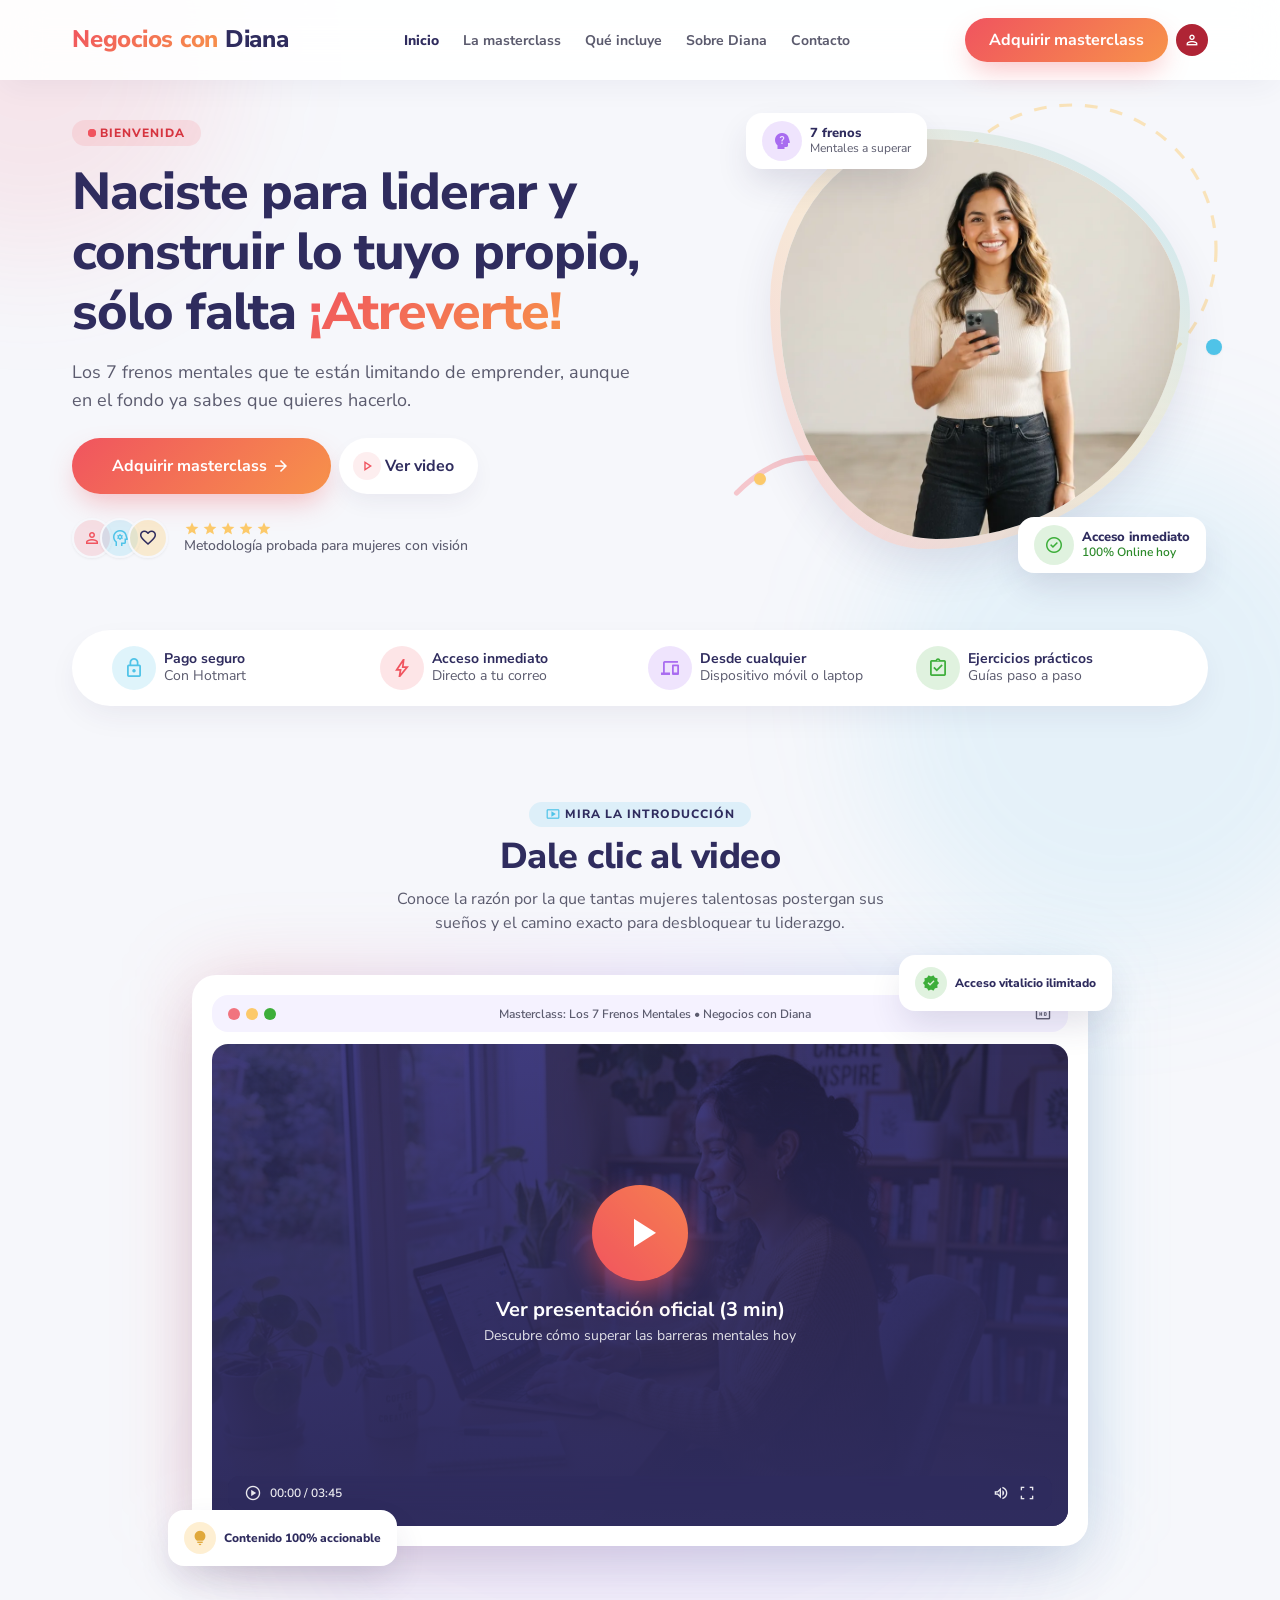
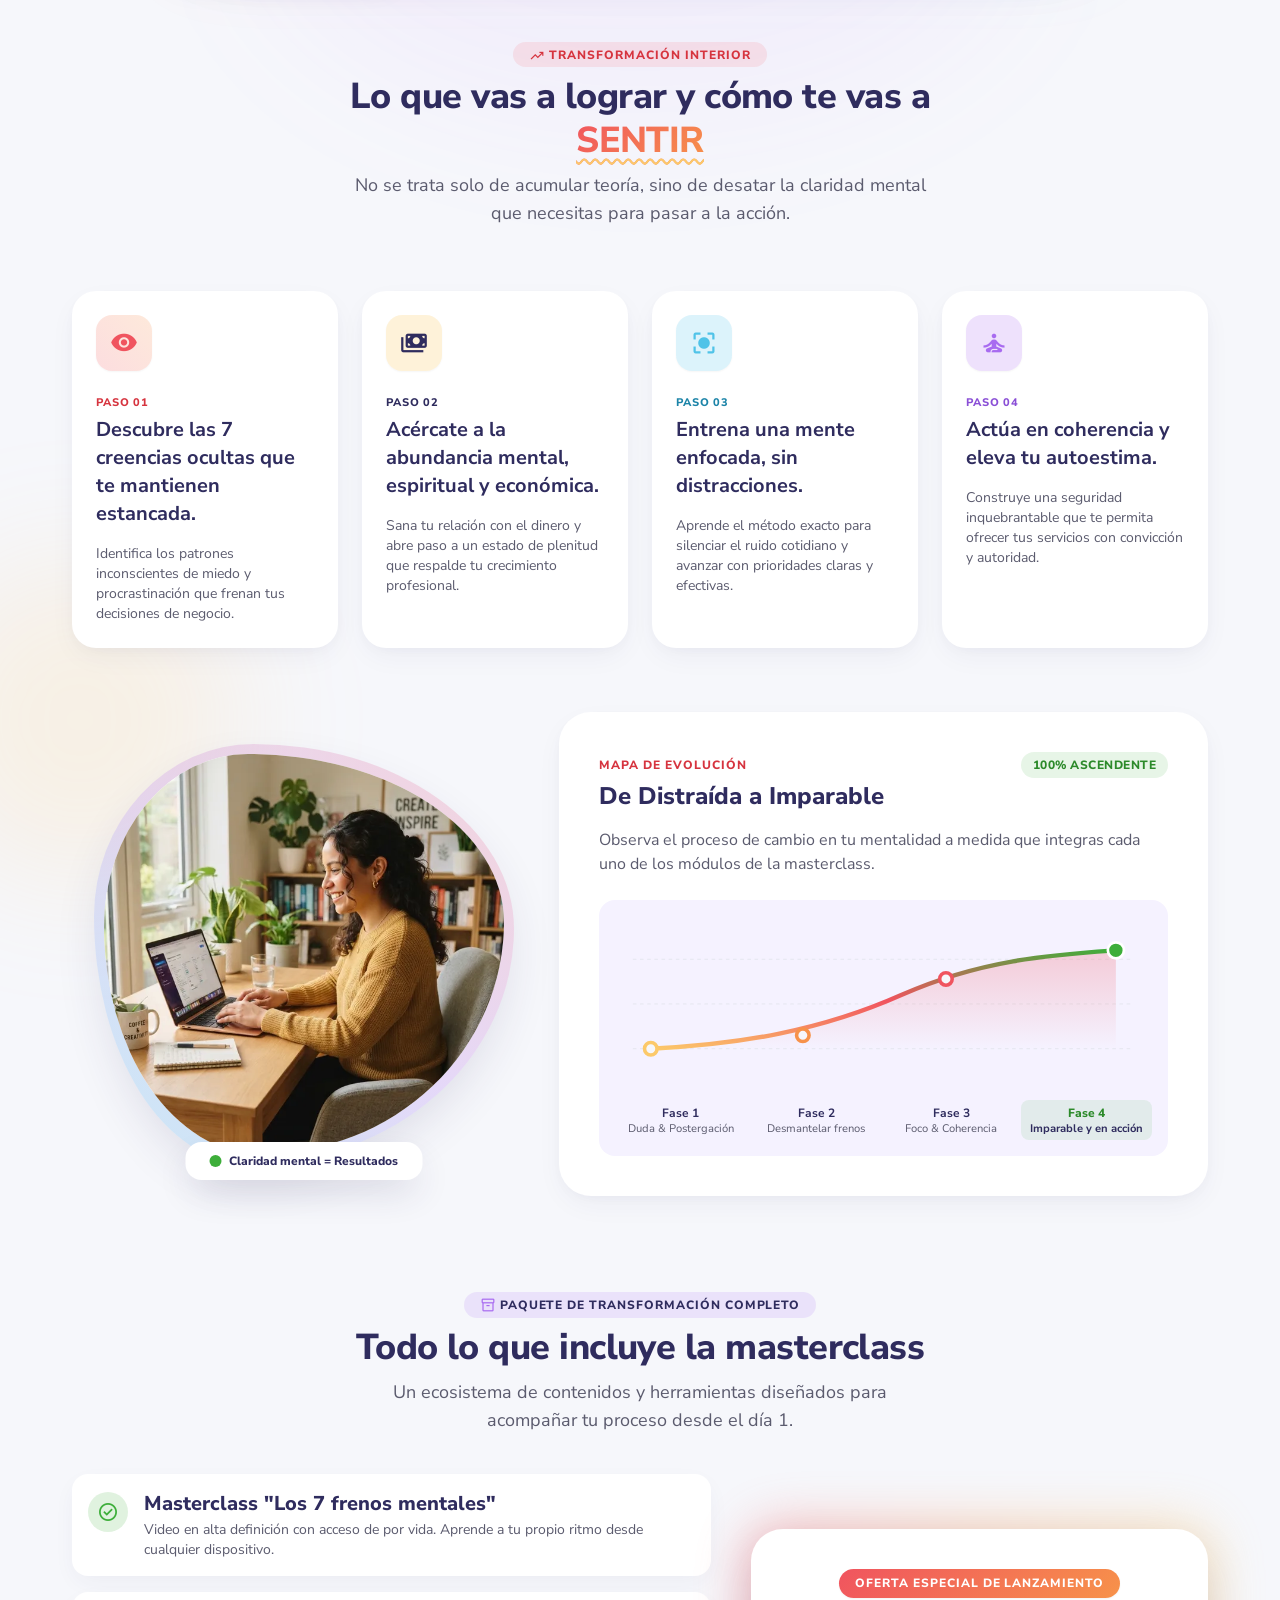
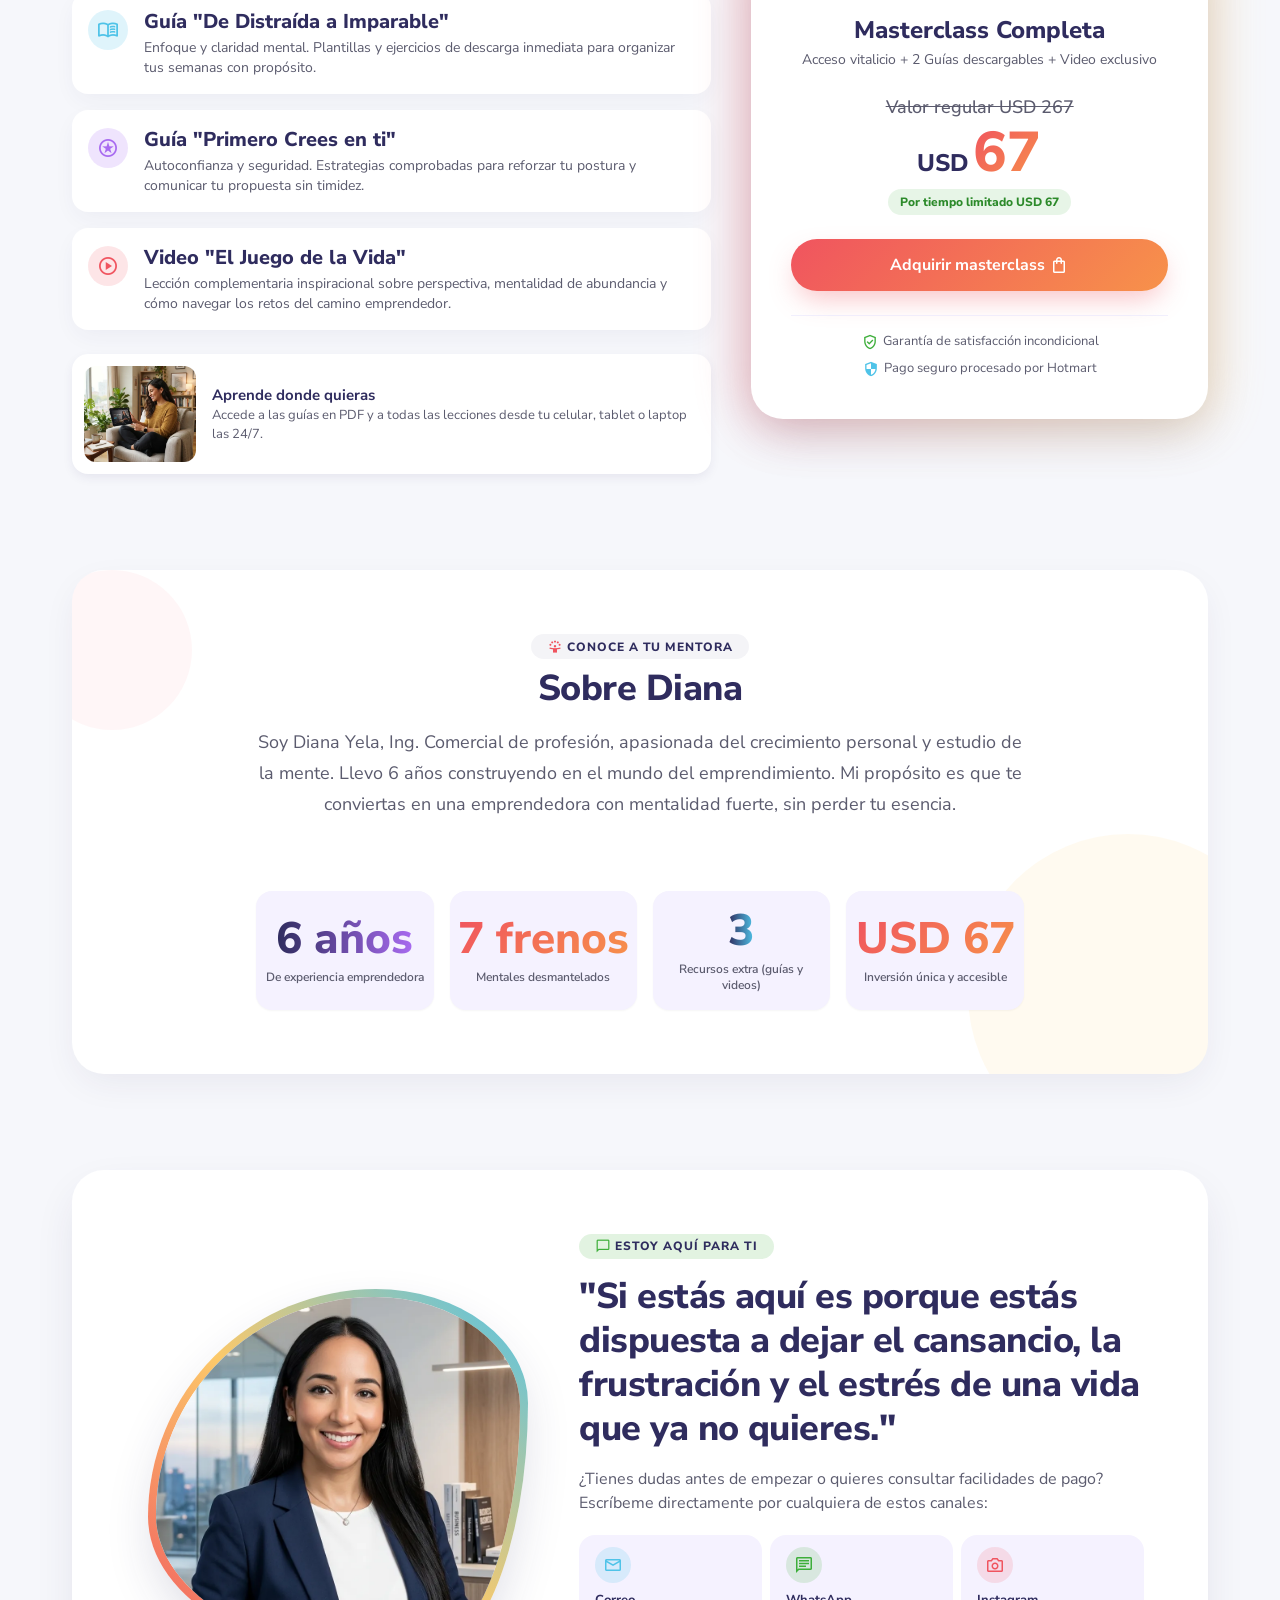
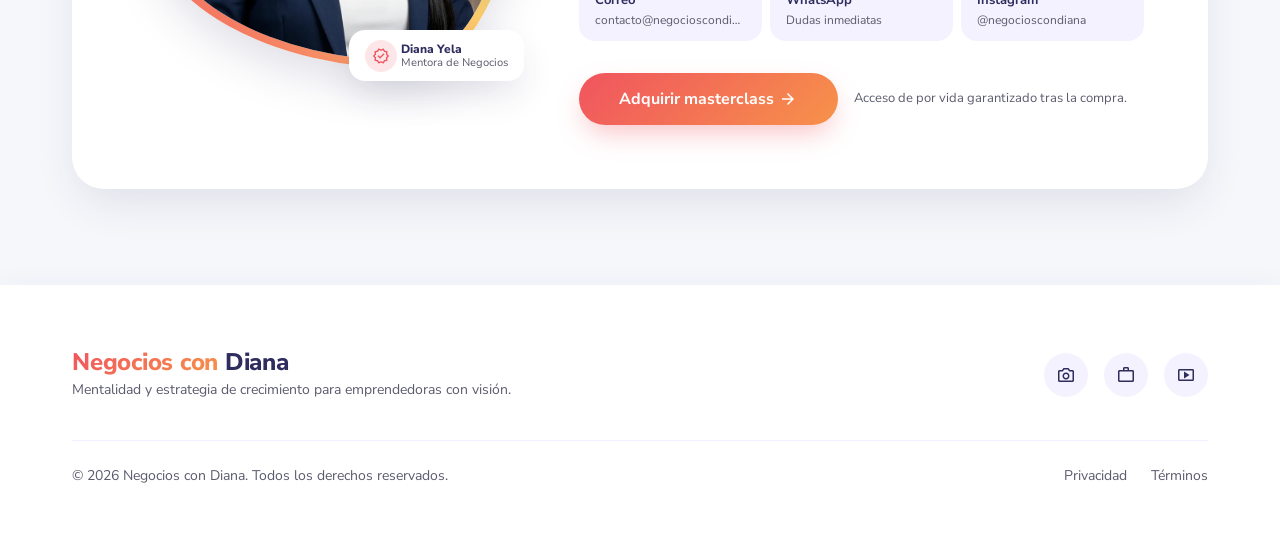
<file: 05-web/sitio/index.html>
<!doctype html>
<html lang="es">
<head>
  <meta charset="utf-8">
  <meta name="viewport" content="width=device-width, initial-scale=1">
  <meta name="robots" content="noindex, nofollow">
  <title>Negocios con Diana | Masterclass Los 7 frenos mentales</title>
  <meta name="description" content="Masterclass Los 7 frenos mentales: los frenos que te están limitando de emprender, con Diana Yela, mentora de mentalidad para mujeres emprendedoras.">
  <meta name="theme-color" content="#F6F7FB">
  <meta name="color-scheme" content="light">
  <link rel="preconnect" href="https://fonts.googleapis.com">
  <link rel="preconnect" href="https://fonts.gstatic.com" crossorigin>
  <link rel="stylesheet" href="https://fonts.googleapis.com/css2?family=Nunito+Sans:opsz,wght@6..12,400;6..12,500;6..12,600;6..12,700;6..12,800&display=swap">
  <link rel="stylesheet" href="https://fonts.googleapis.com/css2?family=Material+Symbols+Outlined:opsz,wght,FILL,GRAD@20..48,400,0..1,0&display=block">
  <link rel="stylesheet" href="css/estilos.css">
  <script>document.documentElement.classList.add('js');</script>
</head>
<body>
  <a class="saltar" href="#contenido">Saltar al contenido</a>

  <!-- CABECERA FIJA -->
  <header class="cabecera" id="cabecera">
    <div class="cabecera__inner contenedor">
      <a class="logo" href="#inicio" aria-label="Negocios con Diana, ir al inicio">
        <span class="texto-degradado">Negocios con</span> <span class="logo__navy">Diana</span>
      </a>

      <nav class="nav" id="menu" aria-label="Principal">
        <a class="nav__link is-activo" href="#inicio" aria-current="page">Inicio</a>
        <a class="nav__link" href="#masterclass">La masterclass</a>
        <a class="nav__link" href="#incluye">Qué incluye</a>
        <a class="nav__link" href="#sobre-diana">Sobre Diana</a>
        <a class="nav__link" href="#contacto">Contacto</a>
      </nav>

      <div class="cabecera__acciones">
        <a class="btn btn--primario btn--chico" href="https://pay.hotmart.com/I105509477M" target="_blank" rel="noopener">Adquirir masterclass</a>
        <span class="avatar" aria-hidden="true"><span class="icono">person</span></span>
        <button class="hamburguesa" id="hamburguesa" type="button" aria-label="Abrir menú" aria-expanded="false" aria-controls="menu">
          <span></span><span></span><span></span>
        </button>
      </div>
    </div>
  </header>

  <main id="contenido">
    <div class="ambiente" aria-hidden="true">
      <span class="ambiente__blob ambiente__blob--1"></span>
      <span class="ambiente__blob ambiente__blob--2"></span>
      <span class="ambiente__blob ambiente__blob--3"></span>
      <span class="ambiente__blob ambiente__blob--4"></span>
    </div>

    <!-- HERO -->
    <section class="hero contenedor" id="inicio">
      <div class="hero__grid">
        <div class="hero__texto aparecer">
          <span class="pill pill--coral">
            <span class="pill__punto" aria-hidden="true"></span>
            BIENVENIDA
          </span>
          <h1 class="hero__titulo">
            Naciste para liderar y construir lo tuyo propio, sólo falta <span class="texto-degradado">¡Atreverte!</span>
          </h1>
          <p class="hero__sub">
            Los 7 frenos mentales que te están limitando de emprender, aunque en el fondo ya sabes que quieres hacerlo.
          </p>
          <div class="hero__ctas">
            <a class="btn btn--primario btn--grande" href="https://pay.hotmart.com/I105509477M" target="_blank" rel="noopener">
              <span>Adquirir masterclass</span>
              <span class="icono icono--flecha" aria-hidden="true">arrow_forward</span>
            </a>
            <a class="btn btn--blanco" href="#video-seccion">
              <span class="btn__play" aria-hidden="true"><span class="icono">play_arrow</span></span>
              <span>Ver video</span>
            </a>
          </div>
          <div class="prueba">
            <div class="prueba__avatares" aria-hidden="true">
              <span class="circulo circulo--coral"><span class="icono">person</span></span>
              <span class="circulo circulo--cyan"><span class="icono">psychology</span></span>
              <span class="circulo circulo--amarillo"><span class="icono">favorite</span></span>
            </div>
            <div class="prueba__texto">
              <span class="estrellas" role="img" aria-label="5 de 5 estrellas">
                <span class="icono relleno">star</span><span class="icono relleno">star</span><span class="icono relleno">star</span><span class="icono relleno">star</span><span class="icono relleno">star</span>
              </span>
              <span>Metodología probada para mujeres con visión</span>
            </div>
          </div>
        </div>

        <div class="hero__visual aparecer aparecer--d1">
          <svg class="deco deco--anillo" viewBox="0 0 200 200" fill="none" aria-hidden="true">
            <circle cx="100" cy="100" r="90" stroke="currentColor" stroke-dasharray="8 8" stroke-width="2"/>
          </svg>
          <svg class="deco deco--onda" viewBox="0 0 100 100" fill="none" aria-hidden="true">
            <path d="M10 50 Q 50 10 90 50 T 170 50" stroke="currentColor" stroke-linecap="round" stroke-width="3"/>
          </svg>
          <div class="blob-foto">
            <div class="blob-foto__marco blob-foto__marco--calido">
              <div class="blob-foto__recorte">
                <picture>
                  <source srcset="img/hero-emprendedora.webp" type="image/webp">
                  <img src="img/hero-emprendedora.jpg" width="900" height="900" class="foto-hero" alt="Emprendedora latina sonriente con su celular en la mano, lista para dar el paso">
                </picture>
              </div>
            </div>
            <div class="flotante flotante--arriba-izq">
              <span class="circulo circulo--lila"><span class="icono relleno">psychology_alt</span></span>
              <span class="flotante__texto">
                <strong>7 frenos</strong>
                <small>Mentales a superar</small>
              </span>
            </div>
            <div class="flotante flotante--abajo-der">
              <span class="circulo circulo--verde"><span class="icono">check_circle</span></span>
              <span class="flotante__texto">
                <strong>Acceso inmediato</strong>
                <small class="verde">100% Online hoy</small>
              </span>
            </div>
            <span class="punto punto--cyan" aria-hidden="true"></span>
            <span class="punto punto--amarillo" aria-hidden="true"></span>
          </div>
        </div>
      </div>
    </section>

    <!-- FRANJA DE CONFIANZA -->
    <section class="contenedor seccion confianza" aria-label="Garantías de la masterclass">
      <ul class="confianza__barra aparecer">
        <li class="confianza__item">
          <span class="circulo circulo--cyan circulo--44"><span class="icono">lock</span></span>
          <span><strong>Pago seguro</strong><small>Con Hotmart</small></span>
        </li>
        <li class="confianza__item">
          <span class="circulo circulo--coral circulo--44"><span class="icono">bolt</span></span>
          <span><strong>Acceso inmediato</strong><small>Directo a tu correo</small></span>
        </li>
        <li class="confianza__item">
          <span class="circulo circulo--lila circulo--44"><span class="icono">devices</span></span>
          <span><strong>Desde cualquier</strong><small>Dispositivo móvil o laptop</small></span>
        </li>
        <li class="confianza__item">
          <span class="circulo circulo--verde circulo--44"><span class="icono">assignment_turned_in</span></span>
          <span><strong>Ejercicios prácticos</strong><small>Guías paso a paso</small></span>
        </li>
      </ul>
    </section>

    <!-- VIDEO -->
    <section class="contenedor seccion" id="video-seccion">
      <div id="masterclass" class="ancla" aria-hidden="true"></div>
      <header class="encabezado aparecer">
        <span class="pill pill--cyan"><span class="icono">smart_display</span>MIRA LA INTRODUCCIÓN</span>
        <h2 class="titulo-seccion">Dale clic al video</h2>
        <p class="encabezado__texto encabezado__texto--md">
          Conoce la razón por la que tantas mujeres talentosas postergan sus sueños y el camino exacto para desbloquear tu liderazgo.
        </p>
      </header>

      <div class="video aparecer">
        <div class="video__brillo" aria-hidden="true"></div>
        <div class="video__marco">
          <div class="video__barra">
            <span class="video__luces" aria-hidden="true"><span></span><span></span><span></span></span>
            <span class="video__titulo">Masterclass: Los 7 Frenos Mentales • Negocios con Diana</span>
            <span class="icono" aria-hidden="true">hd</span>
          </div>
          <div class="video__pantalla" id="videoTrigger" data-youtube="5GOuc1yS-o4">
            <img class="video__poster" src="img/beneficios-laptop.jpg" alt="" loading="lazy" width="900" height="672">
            <div class="video__velo" aria-hidden="true"></div>
            <div class="video__centro">
              <button class="video__play" type="button" aria-label="Reproducir video de la masterclass">
                <span class="video__pulso" aria-hidden="true"></span>
                <span class="icono relleno" aria-hidden="true">play_arrow</span>
              </button>
              <span class="video__cta">Ver presentación oficial (3 min)</span>
              <span class="video__desc">Descubre cómo superar las barreras mentales hoy</span>
            </div>
            <div class="video__controles" aria-hidden="true">
              <span><span class="icono">play_circle</span>00:00 / 03:45</span>
              <span><span class="icono">volume_up</span><span class="icono">fullscreen</span></span>
            </div>
          </div>
        </div>
        <div class="flotante flotante--video-izq">
          <span class="circulo circulo--amarillo circulo--32"><span class="icono relleno">lightbulb</span></span>
          <strong>Contenido 100% accionable</strong>
        </div>
        <div class="flotante flotante--video-der">
          <span class="circulo circulo--verde circulo--32"><span class="icono relleno">verified</span></span>
          <strong>Acceso vitalicio ilimitado</strong>
        </div>
      </div>
    </section>

    <!-- BENEFICIOS -->
    <section class="contenedor seccion" id="beneficios">
      <header class="encabezado encabezado--amplio aparecer">
        <span class="pill pill--coral"><span class="icono">trending_up</span>TRANSFORMACIÓN INTERIOR</span>
        <h2 class="titulo-seccion">
          Lo que vas a lograr y cómo te vas a <span class="texto-degradado subrayado-ondulado">SENTIR</span>
        </h2>
        <p class="encabezado__texto">
          No se trata solo de acumular teoría, sino de desatar la claridad mental que necesitas para pasar a la acción.
        </p>
      </header>

      <div class="carrusel aparecer" data-carrusel>
      <div class="beneficios carrusel__pista" tabindex="0" role="group" aria-roledescription="carrusel" aria-label="Lo que vas a lograr">
        <article class="tarjeta beneficio">
          <span class="beneficio__icono beneficio__icono--coral"><span class="icono relleno">visibility</span></span>
          <div class="beneficio__cuerpo">
            <span class="beneficio__paso paso--coral">PASO 01</span>
            <h3>Descubre las 7 creencias ocultas que te mantienen estancada.</h3>
            <p>Identifica los patrones inconscientes de miedo y procrastinación que frenan tus decisiones de negocio.</p>
          </div>
        </article>
        <article class="tarjeta beneficio">
          <span class="beneficio__icono beneficio__icono--amarillo"><span class="icono relleno">payments</span></span>
          <div class="beneficio__cuerpo">
            <span class="beneficio__paso paso--navy">PASO 02</span>
            <h3>Acércate a la abundancia mental, espiritual y económica.</h3>
            <p>Sana tu relación con el dinero y abre paso a un estado de plenitud que respalde tu crecimiento profesional.</p>
          </div>
        </article>
        <article class="tarjeta beneficio">
          <span class="beneficio__icono beneficio__icono--cyan"><span class="icono relleno">center_focus_strong</span></span>
          <div class="beneficio__cuerpo">
            <span class="beneficio__paso paso--cyan">PASO 03</span>
            <h3>Entrena una mente enfocada, sin distracciones.</h3>
            <p>Aprende el método exacto para silenciar el ruido cotidiano y avanzar con prioridades claras y efectivas.</p>
          </div>
        </article>
        <article class="tarjeta beneficio">
          <span class="beneficio__icono beneficio__icono--lila"><span class="icono relleno">self_improvement</span></span>
          <div class="beneficio__cuerpo">
            <span class="beneficio__paso paso--lila">PASO 04</span>
            <h3>Actúa en coherencia y eleva tu autoestima.</h3>
            <p>Construye una seguridad inquebrantable que te permita ofrecer tus servicios con convicción y autoridad.</p>
          </div>
        </article>
        <article class="tarjeta beneficio-foto solo-movil">
          <img src="img/beneficios-laptop.jpg" width="900" height="672" loading="lazy" alt="Emprendedora sonriente y enfocada trabajando en su laptop desde casa">
          <div class="flotante flotante--abajo-centro">
            <span class="punto-vivo" aria-hidden="true"></span>
            <strong>Claridad mental = Resultados</strong>
          </div>
        </article>
      </div>
        <div class="carrusel__controles">
          <button class="carrusel__btn" type="button" data-carrusel-prev aria-label="Ver anterior"><span class="icono" aria-hidden="true">chevron_left</span></button>
          <div class="carrusel__puntos" aria-hidden="true"></div>
          <button class="carrusel__btn" type="button" data-carrusel-next aria-label="Ver siguiente"><span class="icono" aria-hidden="true">chevron_right</span></button>
          <span class="sr-only" aria-live="polite" data-carrusel-estado></span>
        </div>
      </div>

      <div class="bento">
        <div class="bento__foto solo-escritorio aparecer">
          <div class="blob-foto">
            <div class="blob-foto__marco blob-foto__marco--frio">
              <div class="blob-foto__recorte">
                <picture>
                  <source srcset="img/beneficios-laptop.webp" type="image/webp">
                  <img src="img/beneficios-laptop.jpg" width="900" height="672" class="foto-laptop" loading="lazy" alt="Emprendedora sonriente y enfocada trabajando en su laptop desde casa">
                </picture>
              </div>
            </div>
            <div class="flotante flotante--abajo-centro">
              <span class="punto-vivo" aria-hidden="true"></span>
              <strong>Claridad mental = Resultados</strong>
            </div>
          </div>
        </div>

        <div class="tarjeta mapa aparecer aparecer--d1">
          <div class="mapa__cabeza">
            <div>
              <span class="sobretitulo">MAPA DE EVOLUCIÓN</span>
              <h3 class="mapa__titulo">De Distraída a Imparable</h3>
            </div>
            <span class="etiqueta-verde">100% ASCENDENTE</span>
          </div>
          <p class="mapa__texto">
            Observa el proceso de cambio en tu mentalidad a medida que integras cada uno de los módulos de la masterclass.
          </p>
          <div class="mapa__grafico">
            <svg viewBox="0 0 600 160" fill="none" role="img" aria-label="Curva ascendente en cuatro fases: de la duda a imparable y en acción">
              <defs>
                <linearGradient id="curvaDegradado" x1="0%" x2="100%" y1="100%" y2="0%">
                  <stop offset="0%" stop-color="#FCC96A"/>
                  <stop offset="50%" stop-color="#F0545F"/>
                  <stop offset="100%" stop-color="#3DAE3A"/>
                </linearGradient>
                <linearGradient id="areaDegradado" x1="0%" x2="0%" y1="0%" y2="100%">
                  <stop offset="0%" stop-color="#F0545F" stop-opacity="0.25"/>
                  <stop offset="100%" stop-color="#F0545F" stop-opacity="0"/>
                </linearGradient>
              </defs>
              <line stroke="#E2E4ED" stroke-dasharray="4 4" x1="20" x2="580" y1="130" y2="130"/>
              <line stroke="#E2E4ED" stroke-dasharray="4 4" x1="20" x2="580" y1="80" y2="80"/>
              <line stroke="#E2E4ED" stroke-dasharray="4 4" x1="20" x2="580" y1="30" y2="30"/>
              <path d="M 40 130 C 140 125, 230 110, 320 70 C 410 30, 490 25, 560 20 L 560 130 L 40 130 Z" fill="url(#areaDegradado)"/>
              <path class="mapa__curva" d="M 40 130 C 140 125, 230 110, 320 70 C 410 30, 490 25, 560 20" stroke="url(#curvaDegradado)" stroke-linecap="round" stroke-width="5" pathLength="1"/>
              <circle cx="40" cy="130" fill="#F6F7FB" r="7" stroke="#FCC96A" stroke-width="4"/>
              <circle cx="210" cy="115" fill="#F6F7FB" r="7" stroke="#F7924A" stroke-width="4"/>
              <circle cx="370" cy="52" fill="#F6F7FB" r="7" stroke="#F0545F" stroke-width="4"/>
              <circle cx="560" cy="20" fill="#3DAE3A" r="9" stroke="#FFFFFF" stroke-width="3"/>
            </svg>
            <ol class="mapa__fases">
              <li><strong>Fase 1</strong><span>Duda &amp; Postergación</span></li>
              <li><strong>Fase 2</strong><span>Desmantelar frenos</span></li>
              <li><strong>Fase 3</strong><span>Foco &amp; Coherencia</span></li>
              <li class="mapa__fase-final"><strong>Fase 4</strong><span>Imparable y en acción</span></li>
            </ol>
          </div>
        </div>
      </div>
    </section>

    <!-- QUÉ INCLUYE + PRECIO -->
    <section class="contenedor seccion" id="incluye">
      <header class="encabezado aparecer">
        <span class="pill pill--lila"><span class="icono">inventory_2</span>PAQUETE DE TRANSFORMACIÓN COMPLETO</span>
        <h2 class="titulo-seccion">Todo lo que incluye la masterclass</h2>
        <p class="encabezado__texto">
          Un ecosistema de contenidos y herramientas diseñados para acompañar tu proceso desde el día 1.
        </p>
      </header>

      <div class="incluye">
        <div class="carrusel" data-carrusel>
        <div class="incluye__lista carrusel__pista" tabindex="0" role="group" aria-roledescription="carrusel" aria-label="Lo que incluye la masterclass">
          <ul class="modulos">
            <li class="tarjeta modulo">
              <span class="circulo circulo--verde circulo--40"><span class="icono">check_circle</span></span>
              <div>
                <h3>Masterclass "Los 7 frenos mentales"</h3>
                <p>Video en alta definición con acceso de por vida. Aprende a tu propio ritmo desde cualquier dispositivo.</p>
              </div>
            </li>
            <li class="tarjeta modulo">
              <span class="circulo circulo--cyan circulo--40"><span class="icono">menu_book</span></span>
              <div>
                <h3>Guía "De Distraída a Imparable"</h3>
                <p>Enfoque y claridad mental. Plantillas y ejercicios de descarga inmediata para organizar tus semanas con propósito.</p>
              </div>
            </li>
            <li class="tarjeta modulo">
              <span class="circulo circulo--lila circulo--40"><span class="icono">stars</span></span>
              <div>
                <h3>Guía "Primero Crees en ti"</h3>
                <p>Autoconfianza y seguridad. Estrategias comprobadas para reforzar tu postura y comunicar tu propuesta sin timidez.</p>
              </div>
            </li>
            <li class="tarjeta modulo">
              <span class="circulo circulo--coral circulo--40"><span class="icono">play_circle</span></span>
              <div>
                <h3>Video "El Juego de la Vida"</h3>
                <p>Lección complementaria inspiracional sobre perspectiva, mentalidad de abundancia y cómo navegar los retos del camino emprendedor.</p>
              </div>
            </li>
          </ul>

          <div class="tarjeta aprende">
            <div class="aprende__foto">
              <picture>
                <source srcset="img/incluye-aprende.webp" type="image/webp">
                <img src="img/incluye-aprende.jpg" width="900" height="672" loading="lazy" alt="Mujer sonriente y relajada en un sillón viendo una clase en línea en su tablet">
              </picture>
            </div>
            <div class="aprende__texto">
              <strong>Aprende donde quieras</strong>
              <span>Accede a las guías en PDF y a todas las lecciones desde tu celular, tablet o laptop las 24/7.</span>
            </div>
          </div>
        </div>
        <div class="carrusel__controles">
          <button class="carrusel__btn" type="button" data-carrusel-prev aria-label="Ver anterior"><span class="icono" aria-hidden="true">chevron_left</span></button>
          <div class="carrusel__puntos" aria-hidden="true"></div>
          <button class="carrusel__btn" type="button" data-carrusel-next aria-label="Ver siguiente"><span class="icono" aria-hidden="true">chevron_right</span></button>
          <span class="sr-only" aria-live="polite" data-carrusel-estado></span>
        </div>
        </div>

        <div class="precio aparecer aparecer--d1" id="precio-oferta">
          <div class="precio__aura" aria-hidden="true"></div>
          <div class="precio__tarjeta">
            <span class="precio__cinta">OFERTA ESPECIAL DE LANZAMIENTO</span>
            <h3 class="precio__titulo">Masterclass Completa</h3>
            <p class="precio__detalle">Acceso vitalicio + 2 Guías descargables + Video exclusivo</p>
            <div class="precio__cifras">
              <s class="precio__antes">Valor regular USD 267</s>
              <div class="precio__ahora">
                <span class="precio__moneda">USD</span>
                <span class="precio__monto texto-degradado">67</span>
              </div>
              <span class="etiqueta-verde etiqueta-verde--normal">Por tiempo limitado USD 67</span>
            </div>
            <a class="btn btn--primario btn--grande btn--bloque" href="https://pay.hotmart.com/I105509477M" target="_blank" rel="noopener">
              <span>Adquirir masterclass</span>
              <span class="icono" aria-hidden="true">shopping_bag</span>
            </a>
            <ul class="precio__garantias">
              <li><span class="icono verde" aria-hidden="true">verified_user</span>Garantía de satisfacción incondicional</li>
              <li><span class="icono cyan" aria-hidden="true">security</span>Pago seguro procesado por Hotmart</li>
            </ul>
          </div>
        </div>
      </div>
    </section>

    <!-- SOBRE DIANA + CONTACTO (en celular: carrusel de 2 tarjetas) -->
    <div class="carrusel carrusel--diana" data-carrusel>
    <div class="carrusel__pista diana__pista" tabindex="0" role="group" aria-roledescription="carrusel" aria-label="Conoce a Diana y contáctala">
    <section class="contenedor seccion" id="sobre-diana">
      <div class="tarjeta sobre aparecer">
        <span class="sobre__deco sobre__deco--1" aria-hidden="true"></span>
        <span class="sobre__deco sobre__deco--2" aria-hidden="true"></span>
        <div class="sobre__contenido">
          <div class="sobre__foto solo-movil">
            <div class="retrato__marco">
              <div class="retrato__recorte">
                <img src="img/diana-yela.jpg" width="900" height="900" loading="lazy" alt="Diana Yela, mentora y fundadora de Negocios con Diana">
              </div>
            </div>
          </div>
          <span class="pill pill--navy"><span class="icono coral">person_celebrate</span>CONOCE A TU MENTORA</span>
          <h2 class="titulo-seccion">Sobre Diana</h2>
          <p class="sobre__bio">
            Soy Diana Yela, Ing. Comercial de profesión, apasionada del crecimiento personal y estudio de la mente. Llevo 6 años construyendo en el mundo del emprendimiento. Mi propósito es que te conviertas en una emprendedora con mentalidad fuerte, sin perder tu esencia.
          </p>
          <ul class="metricas">
            <li class="metrica">
              <span class="metrica__numero degradado-navy-lila">6 años</span>
              <span class="metrica__texto">De experiencia emprendedora</span>
            </li>
            <li class="metrica">
              <span class="metrica__numero texto-degradado">7 frenos</span>
              <span class="metrica__texto">Mentales desmantelados</span>
            </li>
            <li class="metrica">
              <span class="metrica__numero degradado-navy-cyan">3</span>
              <span class="metrica__texto">Recursos extra (guías y videos)</span>
            </li>
            <li class="metrica">
              <span class="metrica__numero texto-degradado">USD 67</span>
              <span class="metrica__texto">Inversión única y accesible</span>
            </li>
          </ul>
        </div>
      </div>
    </section>

    <!-- CONTACTO -->
    <section class="contenedor seccion" id="contacto">
      <div class="tarjeta contacto aparecer">
        <div class="contacto__foto">
          <div class="retrato">
            <div class="retrato__marco">
              <div class="retrato__recorte">
                <picture>
                  <source srcset="img/diana-yela.webp" type="image/webp">
                  <img src="img/diana-yela.jpg" width="900" height="900" loading="lazy" alt="Diana Yela, mentora y fundadora de Negocios con Diana">
                </picture>
              </div>
            </div>
            <div class="flotante flotante--retrato">
              <span class="circulo circulo--coral circulo--32"><span class="icono">verified</span></span>
              <span class="flotante__texto">
                <strong>Diana Yela</strong>
                <small>Mentora de Negocios</small>
              </span>
            </div>
          </div>
        </div>

        <div class="contacto__texto">
          <span class="pill pill--verde"><span class="icono verde">chat_bubble</span>ESTOY AQUÍ PARA TI</span>
          <h2 class="contacto__cita">
            "Si estás aquí es porque estás dispuesta a dejar el cansancio, la frustración y el estrés de una vida que ya no quieres."
          </h2>
          <p class="contacto__intro">
            ¿Tienes dudas antes de empezar o quieres consultar facilidades de pago? Escríbeme directamente por cualquiera de estos canales:
          </p>
          <ul class="canales">
            <li>
              <a class="canal" href="mailto:contacto@negocioscondiana.com">
                <span class="circulo circulo--cyan circulo--36"><span class="icono">mail</span></span>
                <strong>Correo</strong>
                <span class="canal__dato">contacto@negocioscondiana.com</span>
              </a>
            </li>
            <li>
              <a class="canal" href="https://wa.me/#" target="_blank" rel="noopener noreferrer">
                <span class="circulo circulo--verde circulo--36"><span class="icono">chat</span></span>
                <strong>WhatsApp</strong>
                <span class="canal__dato">Dudas inmediatas</span>
              </a>
            </li>
            <li>
              <a class="canal" href="https://instagram.com/negocioscondiana" target="_blank" rel="noopener noreferrer">
                <span class="circulo circulo--coral circulo--36"><span class="icono">photo_camera</span></span>
                <strong>Instagram</strong>
                <span class="canal__dato">@negocioscondiana</span>
              </a>
            </li>
          </ul>
          <div class="contacto__final">
            <a class="btn btn--primario btn--grande" href="https://pay.hotmart.com/I105509477M" target="_blank" rel="noopener">
              <span>Adquirir masterclass</span>
              <span class="icono icono--flecha" aria-hidden="true">arrow_forward</span>
            </a>
            <span class="contacto__nota">Acceso de por vida garantizado tras la compra.</span>
          </div>
        </div>
      </div>
    </section>
    </div>
    <div class="contenedor">
        <div class="carrusel__controles">
          <button class="carrusel__btn" type="button" data-carrusel-prev aria-label="Ver anterior"><span class="icono" aria-hidden="true">chevron_left</span></button>
          <div class="carrusel__puntos" aria-hidden="true"></div>
          <button class="carrusel__btn" type="button" data-carrusel-next aria-label="Ver siguiente"><span class="icono" aria-hidden="true">chevron_right</span></button>
          <span class="sr-only" aria-live="polite" data-carrusel-estado></span>
        </div>
    </div>
    </div>
  </main>

  <!-- PIE DE PÁGINA -->
  <footer class="pie">
    <div class="contenedor">
      <div class="pie__arriba">
        <div class="pie__marca">
          <span class="logo"><span class="texto-degradado">Negocios con</span> <span class="logo__navy">Diana</span></span>
          <p>Mentalidad y estrategia de crecimiento para emprendedoras con visión.</p>
        </div>
        <div class="pie__redes">
          <a class="pie__red" href="#" aria-label="Instagram"><span class="icono" aria-hidden="true">photo_camera</span></a>
          <a class="pie__red" href="#" aria-label="LinkedIn"><span class="icono" aria-hidden="true">work</span></a>
          <a class="pie__red" href="https://www.youtube.com/@dianayelamesias" target="_blank" rel="noopener noreferrer" aria-label="YouTube de Diana Yela"><span class="icono" aria-hidden="true">smart_display</span></a>
        </div>
      </div>
      <div class="pie__abajo">
        <p>© 2026 Negocios con Diana. Todos los derechos reservados.</p>
        <div class="pie__legal">
          <a href="#">Privacidad</a>
          <a href="#">Términos</a>
        </div>
      </div>
    </div>
  </footer>

  <script src="js/main.js" defer></script>
</body>
</html>
</file>
<file: 05-web/sitio/css/estilos.css>
/* =========================================================
   Negocios con Diana — Landing masterclass
   Sistema de diseño: 05-web/referencias/Insumos_UX/DESIGN.md
   Mobile-first. Solo modo claro.
   ========================================================= */

:root {
  color-scheme: light;

  /* Colores */
  --canvas: #F6F7FB;
  --card: #FFFFFF;
  --coral: #F0545F;
  --naranja: #F7924A;
  --navy: #2F2C5E;
  --muted: #5B5B6E;
  --verde: #3DAE3A;
  --verde-texto: #2C8A2A;
  --cyan: #4FC3E8;
  --cyan-texto: #1C84A8;
  --lila: #A86BF0;
  --amarillo: #FCC96A;
  --surface-low: #F5F2FF;
  --surface-high: #E8E6FD;
  --primary: #AF2435;
  --borde-input: #E2E4ED;

  --degradado: linear-gradient(135deg, var(--coral) 0%, var(--naranja) 100%);

  /* Sombras */
  --sombra-1: 0 10px 30px -5px rgba(47, 44, 94, .06), 0 4px 12px -2px rgba(47, 44, 94, .03);
  --sombra-2: 0 20px 40px -8px rgba(47, 44, 94, .12), 0 8px 16px -4px rgba(47, 44, 94, .04);
  --sombra-cta: 0 12px 28px -6px rgba(240, 84, 95, .38);
  --sombra-cta-hover: 0 16px 32px -6px rgba(240, 84, 95, .5);
  --sombra-flotante: 0 16px 36px -6px rgba(47, 44, 94, .16);

  /* Radios */
  --r-sm: .5rem;
  --r: 1rem;
  --r-md: 1.5rem;
  --r-lg: 2rem;
  --r-full: 9999px;

  /* Espaciado */
  --margen: 1.25rem;
  --gutter: 1rem;
  --s-xs: .25rem;
  --s-sm: .5rem;
  --s-md: 1rem;
  --s-lg: 1.5rem;
  --s-xl: 2.5rem;
  --s-2xl: 4rem;
  --s-3xl: 6rem;
  --seccion: var(--s-2xl);

  --alto-cabecera: 4rem;
  --fuente: "Nunito Sans", system-ui, -apple-system, "Segoe UI", Roboto, sans-serif;
}

@media (min-width: 768px) {
  :root { --margen: 2rem; --gutter: 1.5rem; --seccion: var(--s-3xl); --alto-cabecera: 5rem; }
}

/* ---------- Base ---------- */
*, *::before, *::after { box-sizing: border-box; }

html {
  scroll-behavior: smooth;
  scroll-padding-top: calc(var(--alto-cabecera) + 1rem);
  -webkit-text-size-adjust: 100%;
}

body {
  margin: 0;
  font-family: var(--fuente);
  font-size: 16px;
  line-height: 1.5;
  color: #191A2A;
  background: var(--canvas);
  -webkit-font-smoothing: antialiased;
  overflow-x: hidden;
}

img, svg { display: block; max-width: 100%; }
picture { display: contents; }
h1, h2, h3, h4, p { margin: 0; }
ul, ol { margin: 0; padding: 0; list-style: none; }
a { color: inherit; text-decoration: none; }
button { font: inherit; }

:focus-visible {
  outline: 3px solid var(--coral);
  outline-offset: 3px;
  border-radius: 6px;
}

.saltar {
  position: absolute;
  left: 1rem;
  top: -100px;
  z-index: 100;
  padding: .75rem 1rem;
  background: var(--navy);
  color: #fff;
  border-radius: var(--r-full);
  font-weight: 700;
}
.saltar:focus { top: 1rem; }

.contenedor {
  width: 100%;
  max-width: 1200px;
  margin-inline: auto;
  padding-inline: var(--margen);
}

.seccion { padding-bottom: var(--seccion); }

/* Íconos Material Symbols */
.icono {
  font-family: "Material Symbols Outlined";
  font-weight: normal;
  font-style: normal;
  font-size: 20px;
  line-height: 1;
  letter-spacing: normal;
  text-transform: none;
  display: inline-block;
  white-space: nowrap;
  direction: ltr;
  -webkit-font-feature-settings: "liga";
  font-feature-settings: "liga";
  font-variation-settings: "FILL" 0;
  user-select: none;
  width: 1em;
  height: 1em;
  overflow: hidden;
  flex-shrink: 0;
}
.icono.relleno { font-variation-settings: "FILL" 1; }

.texto-degradado {
  background: var(--degradado);
  -webkit-background-clip: text;
  background-clip: text;
  color: transparent;
  -webkit-text-fill-color: transparent;
}
.degradado-navy-lila,
.degradado-navy-cyan {
  -webkit-background-clip: text;
  background-clip: text;
  color: transparent;
  -webkit-text-fill-color: transparent;
}
.degradado-navy-lila { background-image: linear-gradient(90deg, var(--navy), var(--lila)); }
.degradado-navy-cyan { background-image: linear-gradient(90deg, var(--navy), var(--cyan)); }

.verde { color: var(--verde); }
.cyan { color: var(--cyan); }
.coral { color: var(--coral); }

/* ---------- Componentes ---------- */
.btn {
  display: inline-flex;
  align-items: center;
  justify-content: center;
  gap: var(--s-xs);
  min-height: 44px;
  border-radius: var(--r-full);
  font-weight: 700;
  font-size: 16px;
  line-height: 20px;
  border: 0;
  white-space: nowrap;
  flex-shrink: 0;
  cursor: pointer;
  transition: transform .2s ease, box-shadow .2s ease, background-color .2s ease, color .2s ease;
}
.btn--primario {
  color: #fff;
  background: var(--degradado);
  box-shadow: var(--sombra-cta);
  padding: .75rem var(--s-lg);
}
.btn--primario:hover { transform: translateY(-2px); box-shadow: var(--sombra-cta-hover); }
.btn--primario:hover .icono--flecha { transform: translateX(4px); }
.icono--flecha { transition: transform .2s ease; }
.btn--grande { padding: 1rem var(--s-xl); }
.btn--chico { font-size: 12px; padding: .5rem .8rem; }
.btn--bloque { width: 100%; padding-inline: var(--s-lg); }
.btn--blanco {
  color: var(--navy);
  background: var(--card);
  padding: .875rem var(--s-lg) .875rem .875rem;
  box-shadow: 0 10px 25px -5px rgba(47, 44, 94, .08);
}
.btn--blanco:hover { background: var(--surface-low); color: var(--primary); }
.btn__play {
  width: 28px; height: 28px;
  border-radius: 50%;
  display: grid; place-items: center;
  background: rgba(240, 84, 95, .1);
  color: var(--coral);
}
.btn__play .icono { font-size: 18px; }

.pill {
  display: inline-flex;
  align-items: center;
  gap: var(--s-xs);
  padding: .3rem var(--s-md);
  border-radius: var(--r-full);
  font-size: 12px;
  line-height: 16px;
  font-weight: 800;
  letter-spacing: .08em;
  text-transform: uppercase;
  color: var(--navy);
}
.pill .icono { font-size: 16px; }
.pill--coral { background: rgba(240, 84, 95, .12); color: #D6343F; }
.pill--cyan { background: rgba(79, 195, 232, .15); }
.pill--cyan .icono { color: var(--cyan); }
.pill--lila { background: rgba(168, 107, 240, .15); }
.pill--lila .icono { color: var(--lila); }
.pill--navy { background: rgba(47, 44, 94, .05); }
.pill--verde { background: rgba(61, 174, 58, .15); }
.pill__punto {
  position: relative;
  width: 8px; height: 8px;
  border-radius: 50%;
  background: var(--coral);
}
.pill__punto::after {
  content: "";
  position: absolute; inset: 0;
  border-radius: 50%;
  background: var(--coral);
  animation: ping 1.4s cubic-bezier(0, 0, .2, 1) infinite;
}

.circulo {
  width: 40px; height: 40px;
  border-radius: 50%;
  display: inline-grid;
  place-items: center;
  flex-shrink: 0;
}
.circulo--32 { width: 32px; height: 32px; }
.circulo--32 .icono { font-size: 18px; }
.circulo--36 { width: 36px; height: 36px; }
.circulo--40 .icono { font-size: 22px; }
.circulo--44 { width: 44px; height: 44px; }
.circulo--44 .icono { font-size: 22px; }
.circulo--coral { background: rgba(240, 84, 95, .15); color: var(--coral); }
.circulo--cyan { background: rgba(79, 195, 232, .18); color: var(--cyan); }
.circulo--amarillo { background: rgba(252, 201, 106, .3); color: var(--navy); }
.circulo--lila { background: rgba(168, 107, 240, .18); color: var(--lila); }
.circulo--verde { background: rgba(61, 174, 58, .16); color: var(--verde); }
.flotante--video-izq .circulo--amarillo { color: #E0A83A; }

.tarjeta {
  background: var(--card);
  border-radius: var(--r-md);
  box-shadow: var(--sombra-1);
}

.flotante {
  position: absolute;
  z-index: 3;
  display: flex;
  align-items: center;
  gap: var(--s-sm);
  padding: var(--s-sm) var(--s-md);
  background: var(--card);
  border-radius: var(--r);
  box-shadow: var(--sombra-flotante);
  color: var(--navy);
  transition: transform .25s ease;
}
.flotante strong { font-weight: 800; font-size: 13px; line-height: 1.2; }
.flotante small { display: block; font-size: 12px; color: var(--muted); line-height: 1.2; }
.flotante small.verde { color: var(--verde-texto); font-weight: 600; }
.flotante__texto { display: flex; flex-direction: column; }

.etiqueta-verde {
  display: inline-block;
  padding: .25rem .75rem;
  border-radius: var(--r-full);
  background: rgba(61, 174, 58, .12);
  color: var(--verde-texto);
  font-size: 12px;
  font-weight: 800;
  letter-spacing: .04em;
  white-space: nowrap;
}
.etiqueta-verde--normal { letter-spacing: 0; margin-top: var(--s-sm); }

.sobretitulo {
  font-size: 12px;
  font-weight: 800;
  letter-spacing: .08em;
  color: #D6343F;
}

/* Encabezados de sección */
.encabezado {
  display: flex;
  flex-direction: column;
  align-items: center;
  text-align: center;
  gap: var(--s-sm);
  margin-bottom: var(--s-xl);
}
.titulo-seccion {
  color: var(--navy);
  font-weight: 800;
  font-size: 26px;
  line-height: 34px;
  letter-spacing: -.01em;
  max-width: 42rem;
}
.encabezado__texto {
  color: var(--muted);
  font-size: 16px;
  line-height: 24px;
  max-width: 36rem;
}
.encabezado__texto--md { max-width: 32rem; }
.subrayado-ondulado {
  text-decoration: underline wavy var(--amarillo) 2px;
  text-underline-offset: 6px;
  -webkit-text-decoration-color: var(--amarillo);
}

@media (min-width: 768px) {
  .titulo-seccion { font-size: 36px; line-height: 44px; letter-spacing: -.015em; }
  .encabezado__texto { font-size: 18px; line-height: 28px; }
  .encabezado__texto--md { font-size: 16px; line-height: 24px; }
  .encabezado--amplio { margin-bottom: var(--s-2xl); }
}

/* ---------- Cabecera ---------- */
.cabecera {
  position: fixed;
  inset: 0 0 auto 0;
  z-index: 50;
  background: rgba(255, 255, 255, .9);
  -webkit-backdrop-filter: blur(20px);
  backdrop-filter: blur(20px);
  box-shadow: 0 10px 30px -5px rgba(47, 44, 94, .06);
}
.cabecera__inner {
  height: var(--alto-cabecera);
  display: flex;
  align-items: center;
  justify-content: space-between;
  gap: var(--s-sm);
}
.logo {
  font-weight: 800;
  font-size: 18px;
  line-height: 1.15;
  letter-spacing: -.01em;
  max-width: 7.5rem;
}
.logo__navy { color: var(--navy); }
.cabecera__acciones { display: flex; align-items: center; gap: var(--s-sm); }
.avatar {
  display: none;
  width: 32px; height: 32px;
  border-radius: 50%;
  background: var(--primary);
  color: #fff;
  place-items: center;
}
.avatar .icono { font-size: 18px; }

.hamburguesa {
  width: 44px; height: 44px;
  display: inline-flex;
  flex-direction: column;
  align-items: center;
  justify-content: center;
  gap: 5px;
  background: transparent;
  border: 0;
  border-radius: 50%;
  cursor: pointer;
  color: var(--navy);
}
.hamburguesa span {
  width: 22px; height: 2.5px;
  border-radius: 2px;
  background: currentColor;
  transition: transform .25s ease, opacity .2s ease;
}
.hamburguesa[aria-expanded="true"] span:nth-child(1) { transform: translateY(7.5px) rotate(45deg); }
.hamburguesa[aria-expanded="true"] span:nth-child(2) { opacity: 0; }
.hamburguesa[aria-expanded="true"] span:nth-child(3) { transform: translateY(-7.5px) rotate(-45deg); }

/* Menú móvil */
.nav {
  position: absolute;
  top: 100%;
  left: 0; right: 0;
  display: flex;
  flex-direction: column;
  padding: var(--s-sm) var(--margen) var(--s-lg);
  background: var(--card);
  box-shadow: 0 20px 30px -10px rgba(47, 44, 94, .15);
  border-radius: 0 0 var(--r-md) var(--r-md);
  transform: translateY(-8px);
  opacity: 0;
  visibility: hidden;
  transition: opacity .2s ease, transform .2s ease, visibility .2s;
}
.nav.is-abierto { opacity: 1; visibility: visible; transform: none; }
.nav__link {
  padding: .9rem .25rem;
  font-weight: 700;
  font-size: 16px;
  color: var(--muted);
  border-bottom: 1px solid rgba(47, 44, 94, .06);
}
.nav__link:last-child { border-bottom: 0; }
.nav__link:hover, .nav__link.is-activo { color: var(--navy); }

@media (min-width: 400px) {
  .logo { max-width: none; font-size: 19px; }
}
@media (min-width: 768px) {
  .logo { font-size: 24px; }
  .btn--chico { font-size: 16px; padding: .5rem var(--s-lg); }
  .avatar { display: inline-grid; }
}
@media (min-width: 1024px) {
  .hamburguesa { display: none; }
  .nav {
    position: static;
    flex-direction: row;
    align-items: center;
    gap: var(--s-lg);
    padding: 0;
    background: none;
    box-shadow: none;
    opacity: 1;
    visibility: visible;
    transform: none;
    border-radius: 0;
  }
  .nav__link { padding: .25rem 0; border: 0; font-size: 14px; }
  .nav__link.is-activo { font-weight: 800; }
}

/* ---------- Fondo ambiental ---------- */
main {
  position: relative;
  padding-top: var(--alto-cabecera);
  overflow: hidden;
}
.ambiente { position: absolute; inset: 0; pointer-events: none; z-index: -1; }
.ambiente__blob { position: absolute; border-radius: 50%; filter: blur(64px); }
.ambiente__blob--1 { top: -8rem; left: -10rem; width: 24rem; height: 24rem; background: rgba(240, 84, 95, .1); }
.ambiente__blob--2 { top: 28rem; right: -6rem; width: 32rem; height: 32rem; background: rgba(79, 195, 232, .1); }
.ambiente__blob--3 { top: 80rem; left: 50%; transform: translateX(-50%); width: 48rem; height: 28rem; background: rgba(168, 107, 240, .05); }
.ambiente__blob--4 { top: 135rem; left: -5rem; width: 20rem; height: 20rem; background: rgba(252, 201, 106, .15); }

/* ---------- Hero ---------- */
.hero { padding-top: var(--s-lg); padding-bottom: var(--s-2xl); }
.hero__grid { display: grid; gap: var(--s-xl); align-items: center; }
.hero__texto {
  display: flex;
  flex-direction: column;
  align-items: center;
  text-align: center;
  gap: var(--s-md);
}
.hero__titulo {
  color: var(--navy);
  font-weight: 800;
  font-size: 30px;
  line-height: 38px;
  letter-spacing: -.01em;
  max-width: 24rem;
}
.hero__sub { color: var(--muted); font-size: 16px; line-height: 24px; max-width: 22rem; }
.hero__ctas {
  display: flex;
  flex-direction: column;
  gap: var(--s-sm);
  width: 100%;
  max-width: 20rem;
  padding-top: var(--s-sm);
}
.hero__ctas .btn { width: 100%; }
.prueba { display: flex; align-items: center; gap: var(--s-md); padding-top: var(--s-sm); text-align: left; }
.prueba__avatares { display: flex; }
.prueba__avatares .circulo { margin-left: -12px; box-shadow: 0 1px 3px rgba(0, 0, 0, .06); border: 2px solid var(--canvas); }
.prueba__avatares .circulo:first-child { margin-left: 0; }
.prueba__texto { display: flex; flex-direction: column; color: var(--muted); font-size: 14px; line-height: 20px; font-weight: 500; }
.estrellas { display: flex; gap: 2px; color: var(--amarillo); }
.estrellas .icono { font-size: 16px; }

.hero__visual {
  position: relative;
  display: flex;
  justify-content: center;
  padding-top: var(--s-sm);
}
.deco { position: absolute; pointer-events: none; }
.deco--anillo { top: -1.5rem; right: -1rem; width: 14rem; height: 14rem; color: rgba(252, 201, 106, .45); }
.deco--onda { bottom: -1.5rem; left: -1rem; width: 9rem; height: 9rem; color: rgba(240, 84, 95, .3); }

/* Foto con forma orgánica */
.blob-foto { position: relative; width: 100%; max-width: 300px; aspect-ratio: 1; }
.blob-foto__marco {
  width: 100%; height: 100%;
  padding: 10px;
  border-radius: 38% 62% 63% 37% / 41% 44% 56% 59%;
  box-shadow: 0 20px 50px -10px rgba(47, 44, 94, .14);
  animation: morfar 14s ease-in-out infinite;
}
.blob-foto__marco--calido { background: linear-gradient(45deg, rgba(240, 84, 95, .22), rgba(252, 201, 106, .25), rgba(79, 195, 232, .28)); }
.blob-foto__marco--frio { background: linear-gradient(45deg, rgba(79, 195, 232, .28), rgba(168, 107, 240, .22), rgba(240, 84, 95, .22)); }
.blob-foto__recorte {
  width: 100%; height: 100%;
  overflow: hidden;
  background: var(--card);
  border-radius: 36% 64% 61% 39% / 43% 42% 58% 57%;
}
.blob-foto__recorte img {
  width: 100%; height: 100%;
  object-fit: cover;
  transition: transform .5s ease;
}
.blob-foto:hover .blob-foto__recorte img { transform: scale(1.05); }
.foto-hero { object-position: 50% 18%; }
.foto-laptop { object-position: 62% 50%; }

.flotante--arriba-izq { top: -.5rem; left: -.5rem; }
.flotante--abajo-der { bottom: -.75rem; right: -.5rem; }
.flotante--arriba-izq:hover { transform: translateY(-4px); }
.flotante--abajo-der:hover { transform: translateY(4px); }
.flotante--abajo-centro { bottom: -1rem; left: 50%; transform: translateX(-50%); white-space: nowrap; padding: .75rem var(--s-lg); }
.flotante--abajo-centro strong { font-size: 12px; }
.punto { position: absolute; border-radius: 50%; box-shadow: 0 1px 2px rgba(0, 0, 0, .05); }
.punto--cyan { top: 50%; right: -1rem; width: 16px; height: 16px; background: var(--cyan); }
.punto--amarillo { bottom: 4rem; left: -.75rem; width: 12px; height: 12px; background: var(--amarillo); }
.punto-vivo { width: 12px; height: 12px; border-radius: 50%; background: var(--verde); animation: pulso 2s ease-in-out infinite; }

@media (min-width: 480px) {
  .blob-foto { max-width: 360px; }
  .hero__titulo { font-size: 34px; line-height: 42px; }
}
@media (min-width: 768px) {
  .hero { padding-top: var(--s-xl); padding-bottom: var(--s-3xl); }
  .hero__titulo { font-size: 44px; line-height: 52px; max-width: 36rem; letter-spacing: -.02em; }
  .hero__sub { font-size: 18px; line-height: 28px; max-width: 36rem; }
  .hero__ctas { flex-direction: row; justify-content: center; max-width: none; width: auto; }
  .hero__ctas .btn { width: auto; }
  .blob-foto { max-width: 420px; }
  .deco--anillo { width: 20rem; height: 20rem; top: -2.5rem; right: -1.5rem; }
  .deco--onda { width: 11rem; height: 11rem; bottom: -2rem; left: -2rem; }
  .flotante--arriba-izq { top: -1rem; left: -1.5rem; }
  .flotante--abajo-der { bottom: -1.5rem; right: -1rem; }
  .punto--cyan { right: -2rem; }
  .punto--amarillo { left: -1rem; }
}
@media (min-width: 1024px) {
  .hero__grid { grid-template-columns: 7fr 5fr; }
  .hero__texto { align-items: flex-start; text-align: left; }
  .hero__titulo { font-size: 52px; line-height: 60px; }
  .hero__ctas { justify-content: flex-start; }
  .hero__visual { padding-top: 0; }
}

/* ---------- Franja de confianza ---------- */
.confianza { margin-top: -1.5rem; }
.confianza__barra {
  display: grid;
  grid-template-columns: repeat(2, minmax(0, 1fr));
  gap: var(--s-md);
  padding: var(--s-md);
  background: var(--card);
  border-radius: var(--r);
  box-shadow: 0 12px 32px -6px rgba(47, 44, 94, .08);
}
.confianza__item { display: flex; align-items: center; gap: var(--s-sm); min-width: 0; }
.confianza__item > span:last-child { display: flex; flex-direction: column; min-width: 0; }
.confianza__item strong { color: var(--navy); font-size: 14px; font-weight: 700; line-height: 1.25; }
.confianza__item small { color: var(--muted); font-size: 13px; line-height: 1.3; }
@media (max-width: 379px) {
  .confianza__item .circulo--44 { width: 36px; height: 36px; }
  .confianza__item .circulo--44 .icono { font-size: 19px; }
}
@media (min-width: 1024px) {
  .confianza__barra { grid-template-columns: repeat(4, 1fr); border-radius: var(--r-full); padding: var(--s-md) var(--s-xl); }
  .confianza__item small { font-size: 14px; }
}

/* ---------- Video ---------- */
.ancla { position: relative; top: calc(-1 * var(--s-sm)); }
.video { position: relative; max-width: 56rem; margin-inline: auto; }
.video__brillo {
  position: absolute; inset: 0;
  z-index: -1;
  border-radius: var(--r-md);
  background: linear-gradient(90deg, rgba(240, 84, 95, .2), rgba(168, 107, 240, .2), rgba(79, 195, 232, .2));
  filter: blur(40px);
}
.video__marco {
  background: var(--card);
  border-radius: var(--r-md);
  padding: .75rem;
  box-shadow: 0 24px 60px -12px rgba(47, 44, 94, .18);
}
.video__barra {
  display: flex;
  align-items: center;
  justify-content: space-between;
  gap: var(--s-sm);
  padding: .6rem var(--s-md);
  margin-bottom: .75rem;
  background: var(--surface-low);
  border-radius: var(--r);
  color: var(--muted);
}
.video__luces { display: flex; gap: 6px; flex-shrink: 0; }
.video__luces span { width: 12px; height: 12px; border-radius: 50%; }
.video__luces span:nth-child(1) { background: rgba(240, 84, 95, .8); }
.video__luces span:nth-child(2) { background: var(--amarillo); }
.video__luces span:nth-child(3) { background: var(--verde); }
.video__titulo { font-size: 12px; font-weight: 600; text-align: center; overflow: hidden; text-overflow: ellipsis; white-space: nowrap; }
.video__barra .icono { font-size: 18px; }

.video__pantalla {
  position: relative;
  aspect-ratio: 16 / 9;
  border-radius: var(--r);
  overflow: hidden;
  background: var(--navy);
  cursor: pointer;
}
.video__poster {
  position: absolute; inset: 0;
  width: 100%; height: 100%;
  object-fit: cover;
  opacity: .4;
  mix-blend-mode: overlay;
}
.video__velo { position: absolute; inset: 0; background: linear-gradient(to top, var(--navy), rgba(47, 44, 94, .6), transparent); }
.video__centro {
  position: absolute; inset: 0;
  display: flex;
  flex-direction: column;
  align-items: center;
  justify-content: center;
  padding: var(--s-md) var(--s-md) 3.5rem;
  text-align: center;
  color: #fff;
}
.video__play {
  position: relative;
  width: 64px; height: 64px;
  border: 0;
  border-radius: 50%;
  display: grid; place-items: center;
  color: #fff;
  background: linear-gradient(45deg, var(--coral), var(--naranja));
  box-shadow: 0 12px 30px rgba(240, 84, 95, .6);
  cursor: pointer;
  transition: transform .3s ease;
}
.video__play .icono { font-size: 36px; margin-left: 3px; position: relative; }
.video__pulso { position: absolute; inset: 0; border-radius: 50%; background: var(--coral); opacity: .3; animation: ping 1.6s cubic-bezier(0, 0, .2, 1) infinite; }
.video__pantalla:hover .video__play { transform: scale(1.1); }
.video__play.is-presionado { transform: scale(.95); }
.video__pantalla.is-reproduciendo { cursor: default; background: #000; }
.video__iframe { position: absolute; inset: 0; width: 100%; height: 100%; border: 0; }
.video__cta { margin-top: var(--s-sm); font-weight: 700; font-size: 15px; line-height: 1.3; }
.video__desc { margin-top: 2px; font-size: 13px; color: rgba(255, 255, 255, .85); }
.video__controles {
  position: absolute;
  left: .5rem; right: .5rem; bottom: .5rem;
  display: flex;
  justify-content: space-between;
  align-items: center;
  padding: .4rem .75rem;
  border-radius: .75rem;
  background: rgba(47, 44, 94, .6);
  -webkit-backdrop-filter: blur(12px);
  backdrop-filter: blur(12px);
  color: rgba(255, 255, 255, .9);
  font-size: 12px;
  font-weight: 600;
}
.video__controles > span { display: inline-flex; align-items: center; gap: var(--s-sm); }
.video__controles .icono { font-size: 18px; }

.flotante--video-izq, .flotante--video-der { display: none; padding: .75rem var(--s-md); }
.flotante--video-izq strong, .flotante--video-der strong { font-size: 12px; }

@media (max-width: 479px) {
  .video__desc { display: none; }
  .video__titulo { font-size: 11px; }
}
@media (min-width: 640px) {
  .video__marco { padding: 1.25rem; }
  .video__play { width: 96px; height: 96px; }
  .video__play .icono { font-size: 48px; }
  .video__cta { margin-top: var(--s-md); font-size: 20px; }
  .video__desc { font-size: 14px; }
  .video__controles { left: 1rem; right: 1rem; bottom: 1rem; padding: .5rem var(--s-md); }
  .flotante--video-izq, .flotante--video-der { display: flex; }
  .flotante--video-izq { bottom: -1.25rem; left: -1rem; }
  .flotante--video-der { top: -1.25rem; right: -1rem; }
}
@media (min-width: 1024px) {
  .flotante--video-izq { left: -1.5rem; }
  .flotante--video-der { right: -1.5rem; }
}

/* ---------- Beneficios ---------- */
.beneficios {
  display: grid;
  gap: var(--s-md);
  margin-bottom: var(--s-2xl);
}
.beneficio {
  display: flex;
  gap: var(--s-md);
  align-items: flex-start;
  padding: var(--s-md);
  border-radius: var(--r);
  transition: transform .3s ease, box-shadow .3s ease;
}
.beneficio:hover { transform: translateY(-6px); box-shadow: var(--sombra-2); }
.beneficio__icono {
  width: 48px; height: 48px;
  border-radius: var(--r);
  display: grid; place-items: center;
  flex-shrink: 0;
  box-shadow: 0 1px 2px rgba(0, 0, 0, .04);
}
.beneficio__icono .icono { font-size: 26px; }
.beneficio__icono--coral { background: linear-gradient(45deg, rgba(240, 84, 95, .2), rgba(247, 146, 74, .2)); color: var(--coral); }
.beneficio__icono--amarillo { background: rgba(252, 201, 106, .25); color: var(--navy); }
.beneficio__icono--cyan { background: rgba(79, 195, 232, .2); color: var(--cyan); }
.beneficio__icono--lila { background: rgba(168, 107, 240, .2); color: var(--lila); }
.beneficio__cuerpo { display: flex; flex-direction: column; min-width: 0; }
.beneficio__paso { display: block; font-size: 11px; font-weight: 800; letter-spacing: .08em; margin-bottom: 2px; }
.paso--coral { color: #D6343F; }
.paso--navy { color: var(--navy); }
.paso--cyan { color: var(--cyan-texto); }
.paso--lila { color: #8A4FD6; }
.beneficio h3 { color: var(--navy); font-weight: 700; font-size: 17px; line-height: 1.35; }
.beneficio p { color: var(--muted); font-size: 14px; line-height: 20px; margin-top: var(--s-sm); }

@media (min-width: 768px) {
  .beneficios { grid-template-columns: repeat(2, 1fr); gap: var(--s-lg); }
  .beneficio { flex-direction: column; justify-content: flex-start; padding: var(--s-lg); border-radius: var(--r-md); }
  .beneficio__icono { width: 56px; height: 56px; margin-bottom: var(--s-sm); }
  .beneficio__icono .icono { font-size: 28px; }
  .beneficio__paso { margin-bottom: 4px; }
  .beneficio h3 { font-size: 20px; line-height: 28px; }
  .beneficio p { margin-top: var(--s-md); }
}
@media (min-width: 1024px) {
  .beneficios { grid-template-columns: repeat(4, 1fr); }
}

/* Bento: foto + mapa de evolución */
.bento { display: grid; gap: var(--s-2xl) var(--s-lg); align-items: center; }
.bento__foto { display: flex; justify-content: center; }
.mapa { padding: var(--s-lg); border-radius: var(--r-md); }
.mapa__cabeza { display: flex; flex-wrap: wrap; align-items: flex-start; justify-content: space-between; gap: var(--s-sm); margin-bottom: var(--s-md); }
.mapa__titulo { color: var(--navy); font-weight: 800; font-size: 22px; line-height: 30px; margin-top: 4px; }
.mapa__texto { color: var(--muted); margin-bottom: var(--s-lg); }
.mapa__grafico { background: var(--surface-low); border-radius: var(--r); padding: var(--s-md) var(--s-sm); overflow: hidden; }
.mapa__grafico svg { width: 100%; height: auto; overflow: visible; }
.mapa__fases { display: grid; grid-template-columns: repeat(4, minmax(0, 1fr)); gap: 4px; padding-top: var(--s-sm); text-align: center; }
.mapa__fases li { display: flex; flex-direction: column; padding: 4px 2px; }
.mapa__fases strong { color: var(--navy); font-size: 12px; font-weight: 700; }
.mapa__fases span { color: var(--muted); font-size: 11px; line-height: 1.3; }
.mapa__fase-final { background: rgba(61, 174, 58, .1); border-radius: var(--r-sm); }
.mapa__fase-final strong { color: var(--verde-texto); font-weight: 800; }
.mapa__fase-final span { color: var(--navy); font-weight: 700; }

@media (min-width: 768px) {
  .mapa { padding: var(--s-xl); border-radius: var(--r-lg); }
  .mapa__titulo { font-size: 24px; line-height: 32px; }
  .mapa__grafico { padding: var(--s-md); }
  .mapa__grafico svg { height: 11rem; }
}
@media (min-width: 1024px) {
  .bento { grid-template-columns: 5fr 7fr; }
}

/* ---------- Qué incluye + precio ---------- */
.incluye { display: grid; gap: var(--s-2xl) var(--s-xl); align-items: center; }
.incluye__lista { display: flex; flex-direction: column; gap: var(--s-lg); }
.modulos { display: flex; flex-direction: column; gap: var(--s-md); }
.modulo {
  display: flex;
  align-items: flex-start;
  gap: var(--s-md);
  padding: var(--s-md);
  border-radius: var(--r);
  box-shadow: 0 8px 24px -4px rgba(47, 44, 94, .06);
  transition: transform .25s ease;
}
.modulo:hover { transform: translateX(4px); }
.modulo .circulo { margin-top: 2px; }
.modulo h3 { color: var(--navy); font-weight: 800; font-size: 17px; line-height: 1.35; }
.modulo p { color: var(--muted); font-size: 14px; line-height: 20px; margin-top: 2px; }

.aprende {
  display: flex;
  flex-direction: column;
  gap: var(--s-md);
  padding: .75rem;
  border-radius: var(--r);
  box-shadow: 0 4px 12px -2px rgba(47, 44, 94, .1);
}
.aprende__foto { border-radius: .75rem; overflow: hidden; aspect-ratio: 16 / 10; flex-shrink: 0; }
.aprende__foto img { width: 100%; height: 100%; object-fit: cover; object-position: 65% 50%; }
.aprende__texto { display: flex; flex-direction: column; padding: 0 var(--s-sm) var(--s-sm); }
.aprende__texto strong { color: var(--navy); font-size: 15px; font-weight: 700; }
.aprende__texto span { color: var(--muted); font-size: 13px; line-height: 1.45; }

@media (min-width: 560px) {
  .aprende { flex-direction: row; align-items: center; }
  .aprende__foto { width: 7rem; height: 6rem; aspect-ratio: auto; }
  .aprende__foto img { object-position: 70% 40%; }
  .aprende__texto { padding: 0; }
}
@media (min-width: 768px) {
  .modulo h3 { font-size: 20px; line-height: 28px; }
}

.precio { position: relative; max-width: 28rem; width: 100%; margin-inline: auto; }
.precio__aura {
  position: absolute;
  inset: -.5rem;
  border-radius: 2.5rem;
  background: linear-gradient(90deg, var(--coral), var(--naranja), var(--amarillo));
  filter: blur(24px);
  opacity: .35;
}
.precio__tarjeta {
  position: relative;
  display: flex;
  flex-direction: column;
  align-items: center;
  text-align: center;
  padding: var(--s-xl) var(--s-lg);
  background: var(--card);
  border-radius: var(--r-lg);
  box-shadow: 0 20px 50px -8px rgba(47, 44, 94, .18);
}
.precio__cinta {
  padding: .4rem var(--s-md);
  border-radius: var(--r-full);
  background: var(--degradado);
  color: #fff;
  font-size: 12px;
  font-weight: 800;
  letter-spacing: .08em;
  line-height: 16px;
  margin-bottom: var(--s-md);
  box-shadow: 0 1px 2px rgba(0, 0, 0, .05);
}
.precio__titulo { color: var(--navy); font-weight: 800; font-size: 24px; line-height: 32px; margin-bottom: 4px; }
.precio__detalle { color: var(--muted); font-size: 14px; line-height: 20px; margin-bottom: var(--s-lg); }
.precio__cifras { display: flex; flex-direction: column; align-items: center; margin-bottom: var(--s-lg); }
.precio__antes { color: var(--muted); font-size: 18px; font-weight: 500; }
.precio__ahora { display: flex; align-items: baseline; gap: 4px; margin-top: 4px; }
.precio__moneda { color: var(--navy); font-size: 24px; font-weight: 800; }
.precio__monto { font-size: 56px; line-height: 1; font-weight: 800; padding-right: 2px; }
.precio__garantias {
  display: flex;
  flex-direction: column;
  gap: var(--s-sm);
  width: 100%;
  margin-top: var(--s-lg);
  padding-top: var(--s-md);
  border-top: 1px solid rgba(232, 230, 253, .6);
}
.precio__garantias li { display: flex; align-items: center; justify-content: center; gap: var(--s-xs); color: var(--muted); font-size: 13px; }
.precio__garantias .icono { font-size: 18px; }

@media (min-width: 768px) {
  .precio__tarjeta { padding: var(--s-xl); }
}
@media (min-width: 1024px) {
  .incluye { grid-template-columns: 7fr 5fr; }
  .precio { max-width: none; }
}

/* ---------- Sobre Diana ---------- */
.sobre {
  position: relative;
  overflow: hidden;
  padding: var(--s-xl) var(--s-lg);
  border-radius: var(--r-lg);
  box-shadow: 0 12px 36px -6px rgba(47, 44, 94, .08);
}
.sobre__deco { position: absolute; border-radius: 50%; pointer-events: none; }
.sobre__deco--1 { right: -5rem; bottom: -5rem; width: 20rem; height: 20rem; background: rgba(252, 201, 106, .1); }
.sobre__deco--2 { left: -2.5rem; top: 0; width: 10rem; height: 10rem; background: rgba(240, 84, 95, .05); }
.sobre__contenido {
  position: relative;
  max-width: 48rem;
  margin-inline: auto;
  display: flex;
  flex-direction: column;
  align-items: center;
  text-align: center;
  gap: var(--s-sm);
}
.sobre__contenido .titulo-seccion { margin-bottom: var(--s-sm); }
.sobre__bio { color: var(--muted); font-size: 17px; line-height: 1.7; margin-bottom: var(--s-xl); }
.metricas { width: 100%; display: grid; grid-template-columns: repeat(2, minmax(0, 1fr)); gap: var(--s-sm); }
.metrica {
  display: flex;
  flex-direction: column;
  align-items: center;
  justify-content: center;
  padding: var(--s-md) var(--s-sm);
  background: var(--surface-low);
  border-radius: var(--r);
  box-shadow: 0 1px 2px rgba(0, 0, 0, .04);
  transition: transform .25s ease;
}
.metrica:hover { transform: translateY(-4px); }
.metrica__numero { font-size: 28px; line-height: 1.15; font-weight: 800; padding-bottom: 2px; white-space: nowrap; }
.metrica__texto { color: var(--muted); font-size: 12px; font-weight: 600; line-height: 1.35; margin-top: 4px; text-align: center; }

@media (min-width: 768px) {
  .sobre { padding: var(--s-2xl); }
  .sobre__bio { font-size: 18px; margin-bottom: var(--s-2xl); }
  .metricas { grid-template-columns: repeat(4, 1fr); gap: var(--s-md); }
  .metrica__numero { font-size: 34px; }
}
@media (min-width: 1024px) {
  .metrica__numero { font-size: 38px; line-height: 48px; }
}
@media (min-width: 1200px) {
  .metrica__numero { font-size: 44px; }
}

/* ---------- Contacto ---------- */
.contacto {
  display: grid;
  gap: var(--s-2xl) var(--s-xl);
  align-items: center;
  padding: var(--s-xl) var(--s-lg);
  border-radius: var(--r-lg);
  box-shadow: 0 18px 45px -8px rgba(47, 44, 94, .12);
}
.contacto__foto { display: flex; justify-content: center; }
.retrato { position: relative; width: 100%; max-width: 300px; aspect-ratio: 1; }
.retrato__marco {
  width: 100%; height: 100%;
  padding: 8px;
  border-radius: 60% 40% 30% 70% / 60% 30% 70% 40%;
  background: linear-gradient(45deg, var(--coral), var(--amarillo), var(--cyan));
  box-shadow: 0 20px 50px -8px rgba(47, 44, 94, .18);
  animation: morfar-retrato 16s ease-in-out infinite;
}
.retrato__recorte {
  width: 100%; height: 100%;
  overflow: hidden;
  background: var(--card);
  border-radius: inherit;
}
.retrato__recorte img { width: 100%; height: 100%; object-fit: cover; object-position: 50% 20%; }
.flotante--retrato { bottom: -.75rem; right: .25rem; padding: .6rem var(--s-md); gap: var(--s-xs); }
.flotante--retrato strong { font-size: 12px; }
.flotante--retrato small { font-size: 11px; }

.contacto__texto { display: flex; flex-direction: column; align-items: flex-start; gap: var(--s-md); min-width: 0; }
.contacto__cita { color: var(--navy); font-weight: 800; font-size: 24px; line-height: 1.3; letter-spacing: -.01em; }
.contacto__intro { color: var(--muted); }
.canales { width: 100%; display: grid; gap: var(--s-sm); padding-top: var(--s-xs); }
.canal {
  height: 100%;
  display: grid;
  grid-template-columns: auto 1fr;
  grid-template-rows: auto auto;
  column-gap: .75rem;
  align-items: center;
  padding: .75rem var(--s-md);
  background: var(--surface-low);
  border-radius: var(--r);
  transition: background-color .2s ease, transform .2s ease;
}
.canal .circulo { grid-row: span 2; }
.canal strong { color: var(--navy); font-size: 13px; font-weight: 700; }
.canal__dato { color: var(--muted); font-size: 12px; overflow: hidden; text-overflow: ellipsis; white-space: nowrap; min-width: 0; }
.canal:hover { background: var(--surface-high); transform: translateY(-4px); }
.canal:hover .circulo { transform: scale(1.1); }
.canal .circulo { transition: transform .2s ease; }
.contacto__final { width: 100%; display: flex; flex-direction: column; align-items: stretch; gap: var(--s-md); padding-top: var(--s-md); }
.contacto__nota { color: var(--muted); font-size: 13px; text-align: center; }

@media (min-width: 640px) {
  .canales { grid-template-columns: repeat(3, minmax(0, 1fr)); }
  .canal { display: flex; flex-direction: column; align-items: flex-start; gap: 0; }
  .canal .circulo { margin-bottom: var(--s-sm); }
  .canal__dato { width: 100%; }
  .contacto__final { flex-direction: row; align-items: center; }
  .contacto__nota { text-align: left; }
}
@media (min-width: 768px) {
  .contacto { padding: var(--s-2xl); }
  .contacto__cita { font-size: 36px; line-height: 44px; letter-spacing: -.015em; }
  .retrato { max-width: 380px; }
}
@media (min-width: 1024px) {
  .contacto { grid-template-columns: 5fr 7fr; }
}

/* ---------- Pie ---------- */
.pie { background: var(--card); box-shadow: 0 -4px 24px rgba(47, 44, 94, .03); padding: var(--s-2xl) 0; }
.pie__arriba {
  display: flex;
  flex-direction: column;
  align-items: center;
  gap: var(--s-lg);
  padding-bottom: var(--s-xl);
  border-bottom: 1px solid rgba(232, 230, 253, .6);
  text-align: center;
}
.pie__marca { display: flex; flex-direction: column; align-items: center; gap: var(--s-xs); }
.pie__marca .logo { font-size: 24px; max-width: none; }
.pie__marca p, .pie__abajo p { color: var(--muted); font-size: 14px; line-height: 20px; }
.pie__redes { display: flex; gap: var(--s-md); }
.pie__red {
  width: 44px; height: 44px;
  border-radius: 50%;
  display: grid; place-items: center;
  background: var(--surface-low);
  color: var(--navy);
  transition: background-color .2s ease;
}
.pie__red:hover { background: var(--surface-high); }
.pie__abajo { display: flex; flex-direction: column; align-items: center; gap: var(--s-md); padding-top: var(--s-lg); text-align: center; }
.pie__legal { display: flex; gap: var(--s-lg); }
.pie__legal a { color: var(--muted); font-size: 14px; }
.pie__legal a:hover { color: var(--navy); }
@media (min-width: 768px) {
  .pie__arriba { flex-direction: row; justify-content: space-between; text-align: left; }
  .pie__marca { align-items: flex-start; }
}
@media (min-width: 640px) {
  .pie__abajo { flex-direction: row; justify-content: space-between; text-align: left; }
}

/* ---------- Animaciones ---------- */
@keyframes ping { 75%, 100% { transform: scale(2); opacity: 0; } }
@keyframes pulso { 50% { opacity: .5; } }
@keyframes morfar {
  0%, 100% { border-radius: 38% 62% 63% 37% / 41% 44% 56% 59%; }
  50% { border-radius: 52% 48% 42% 58% / 52% 38% 62% 48%; }
}
@keyframes morfar-retrato {
  0%, 100% { border-radius: 60% 40% 30% 70% / 60% 30% 70% 40%; }
  50% { border-radius: 40% 60% 55% 45% / 45% 55% 45% 55%; }
}
@keyframes dibujar { from { stroke-dashoffset: 1; } to { stroke-dashoffset: 0; } }

/* Aparición al hacer scroll (solo con JS activo) */
.js .aparecer {
  opacity: 0;
  transform: translateY(24px);
  transition: opacity .7s ease, transform .7s cubic-bezier(.2, .7, .2, 1);
}
.js .aparecer.is-visible { opacity: 1; transform: none; }
.js .aparecer--d1 { transition-delay: .1s; }
.js .aparecer--d2 { transition-delay: .2s; }
.js .aparecer--d3 { transition-delay: .3s; }
.js .mapa .mapa__curva { stroke-dasharray: 1; stroke-dashoffset: 1; }
.js .mapa.is-visible .mapa__curva { animation: dibujar 1.6s .3s ease forwards; }

@media (prefers-reduced-motion: reduce) {
  html { scroll-behavior: auto; }
  *, *::before, *::after {
    animation-duration: .01ms !important;
    animation-iteration-count: 1 !important;
    transition-duration: .01ms !important;
    transition-delay: 0s !important;
  }
  .js .aparecer { opacity: 1; transform: none; }
  .js .mapa .mapa__curva { stroke-dashoffset: 0; }
  .pill__punto::after, .video__pulso { display: none; }
}

/* =========================================================
   Carruseles (solo celular, < 768 px)
   Beneficios + foto · Qué incluye + "Aprende donde quieras"
   · Sobre Diana / Contacto en 2 tarjetas
   En tablet y escritorio el diseño queda igual.
   ========================================================= */
.sr-only {
  position: absolute;
  width: 1px; height: 1px;
  padding: 0; margin: -1px;
  overflow: hidden;
  clip: rect(0, 0, 0, 0);
  white-space: nowrap;
  border: 0;
}
.carrusel { min-width: 0; }
.carrusel__controles { display: none; }
.solo-movil { display: none !important; }

@media (max-width: 767px) {
  .solo-movil { display: flex !important; }
  .solo-escritorio { display: none !important; }

  .carrusel__pista {
    display: flex !important;
    flex-direction: row !important;
    align-items: stretch;
    gap: .75rem;
    margin: 0 calc(-1 * var(--margen));
    padding: .5rem var(--margen) 1.75rem;
    overflow-x: auto;
    overscroll-behavior-x: contain;
    scroll-snap-type: x mandatory;
    scroll-padding-inline: var(--margen);
    scrollbar-width: none;
    -webkit-overflow-scrolling: touch;
    position: relative;
  }
  .carrusel__pista::-webkit-scrollbar { display: none; }
  .carrusel__pista:focus-visible { outline-offset: -3px; border-radius: var(--r); }
  .carrusel__pista > *,
  .carrusel__pista > .modulos > * {
    flex: 0 0 86%;
    min-width: 0;
    scroll-snap-align: start;
    scroll-snap-stop: always;
  }
  .carrusel__pista > .modulos { display: contents; }

  .carrusel__controles {
    display: flex;
    align-items: center;
    justify-content: center;
    gap: var(--s-md);
    margin-top: -.5rem;
  }
  .carrusel__btn {
    width: 44px; height: 44px;
    display: grid; place-items: center;
    border: 0;
    border-radius: 50%;
    background: var(--card);
    color: var(--navy);
    box-shadow: var(--sombra-1);
    cursor: pointer;
    transition: opacity .2s ease, transform .2s ease;
  }
  .carrusel__btn .icono { font-size: 26px; }
  .carrusel__btn:active { transform: scale(.94); }
  .carrusel__btn:disabled { opacity: .35; cursor: default; box-shadow: none; }
  .carrusel__puntos { display: flex; align-items: center; gap: 6px; }
  .carrusel__punto {
    width: 8px; height: 8px;
    border-radius: var(--r-full);
    background: rgba(47, 44, 94, .18);
    transition: width .25s ease, background-color .25s ease;
  }
  .carrusel__punto.is-activo { width: 22px; background: var(--coral); }

  /* --- Beneficios: tarjetas verticales de igual altura --- */
  .beneficios { margin-bottom: var(--s-xl); }
  .beneficio {
    flex-direction: column;
    gap: var(--s-sm);
    padding: var(--s-lg);
    border-radius: var(--r-md);
  }
  .beneficio:hover { transform: none; }
  .beneficio__icono { width: 56px; height: 56px; margin-bottom: var(--s-xs); }
  .beneficio__icono .icono { font-size: 28px; }
  .beneficio h3 { font-size: 19px; line-height: 26px; }
  .beneficio p { font-size: 15px; line-height: 22px; }

  .beneficio-foto {
    position: relative;
    min-height: 300px;
    padding: 0;
    overflow: hidden;
    border-radius: var(--r-md);
    background: var(--card);
  }
  .beneficio-foto img {
    position: absolute; inset: 0;
    width: 100%; height: 100%;
    object-fit: cover;
    object-position: 62% 50%;
  }
  .beneficio-foto .flotante--abajo-centro { bottom: 1rem; }

  /* --- Qué incluye: módulos + foto en tarjetas de igual altura --- */
  .incluye__lista { gap: .75rem; }
  .modulo {
    flex-direction: column;
    justify-content: center;
    gap: var(--s-sm);
    padding: var(--s-lg);
    border-radius: var(--r-md);
  }
  .modulo:hover { transform: none; }
  .modulo .circulo { width: 48px; height: 48px; margin: 0 0 var(--s-xs); }
  .modulo .circulo .icono { font-size: 26px; }
  .modulo h3 { font-size: 19px; line-height: 26px; }
  .modulo p { font-size: 15px; line-height: 22px; margin-top: var(--s-xs); }
  .aprende {
    flex-direction: column;
    justify-content: flex-start;
    border-radius: var(--r-md);
  }
  .aprende__foto { aspect-ratio: 16 / 10; width: 100%; height: auto; }

  /* --- Sobre Diana + Contacto: 2 tarjetas --- */
  .carrusel--diana { padding-bottom: var(--seccion); }
  .diana__pista { margin: 0; }
  .diana__pista > .seccion {
    flex-basis: 88%;
    max-width: none;
    padding: 0;
  }
  .diana__pista .tarjeta { height: 100%; }
  .carrusel--diana .carrusel__controles { margin-top: -.5rem; }

  .sobre { padding: var(--s-lg); }
  .sobre__contenido { gap: var(--s-xs); }
  .sobre__foto { justify-content: center; width: 100%; margin-bottom: var(--s-sm); }
  .sobre__foto .retrato__marco { width: 132px; height: 132px; padding: 5px; }
  .sobre__foto img { width: 100%; height: 100%; object-fit: cover; object-position: 50% 20%; }
  .sobre__contenido .titulo-seccion { margin-bottom: var(--s-xs); }
  .sobre__bio { font-size: 15px; line-height: 1.6; margin-bottom: var(--s-md); }
  .metrica { padding: .75rem var(--s-xs); }
  .metrica__numero { font-size: 24px; }
  .metrica__texto { font-size: 11px; }

  .contacto { padding: var(--s-lg); gap: var(--s-md); align-content: start; }
  .contacto__foto { display: none; }
  .contacto__texto { gap: .75rem; }
  .contacto__cita { font-size: 21px; line-height: 1.3; }
  .contacto__intro { font-size: 15px; line-height: 22px; }
  .canal { padding: .6rem var(--s-md); }
  .contacto__final { padding-top: var(--s-xs); gap: var(--s-sm); }

  /* --- Hero un poco más compacto para entrar en una pantalla --- */
  .blob-foto { max-width: 240px; }
}

@media (max-width: 767px) and (prefers-reduced-motion: reduce) {
  .carrusel__pista { scroll-behavior: auto; }
}
</file>
